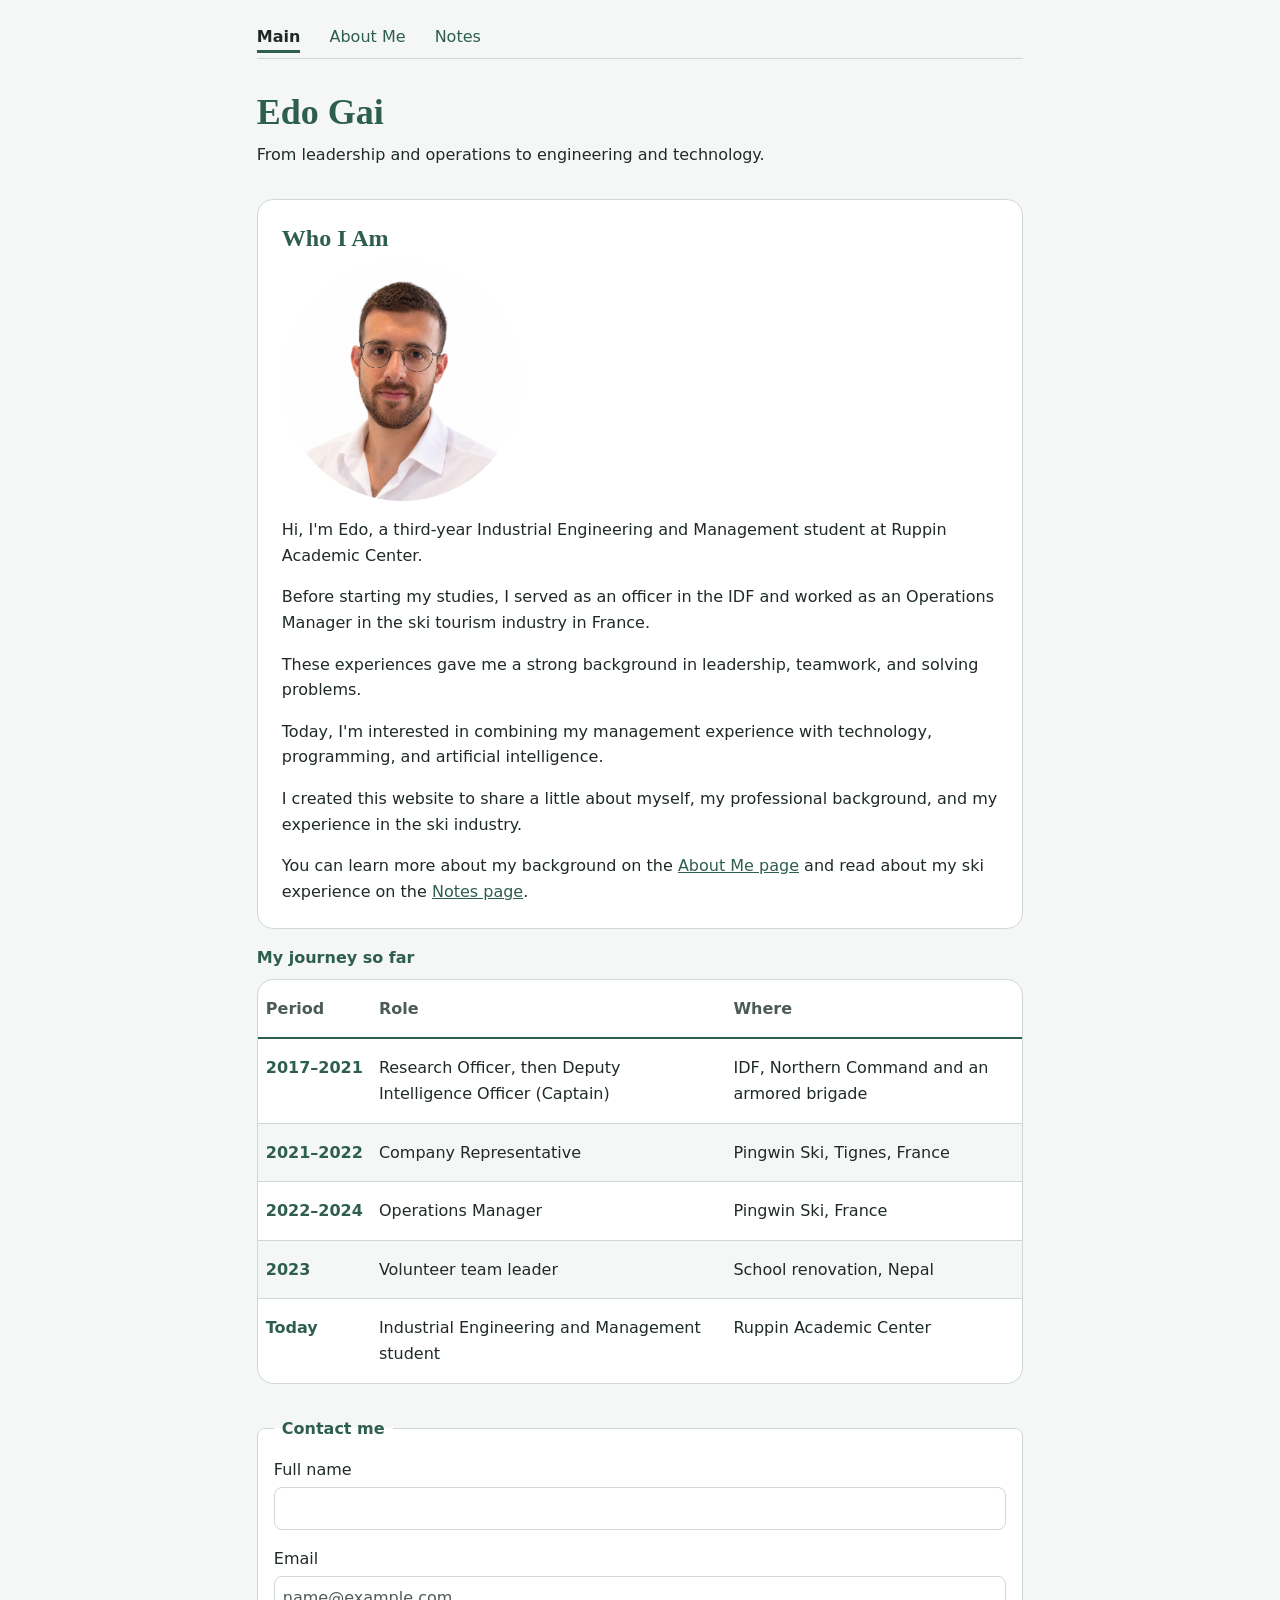
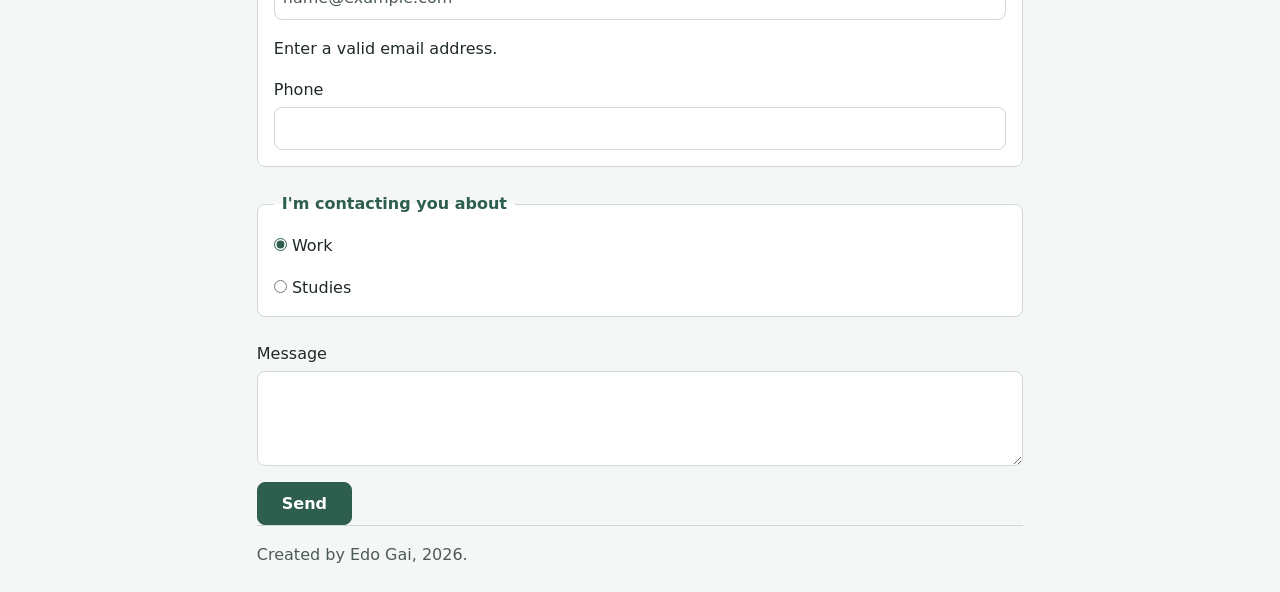
<file: homework/hw-1/index.html>
<!DOCTYPE html>
<html lang="en">
  <head>
    <meta charset="utf-8">
    <meta name="viewport" content="width=device-width, initial-scale=1">
    <title>Edo Gai</title>
    <link rel="stylesheet" href="styles.css">
  </head>

  <body>
    <nav>
      <ul>
        <li><a href="index.html" aria-current="page">Main</a></li>
        <li><a href="about.html">About Me</a></li>
        <li><a href="notes.html">Notes</a></li>
      </ul>
    </nav>

    <header>
      <h1>Edo Gai</h1>
      <p>From leadership and operations to engineering and technology.</p>
    </header>

    <main>
      <section class="card">
        <h2>Who I Am</h2>
        <img class="avatar" src="./images/edo-gai-portrait.jpeg" alt="Portrait of Edo Gai" width="240" height="240">
        <p>Hi, I'm Edo, a third-year Industrial Engineering and Management student at Ruppin Academic Center.</p>
        <p>Before starting my studies, I served as an officer in the IDF and worked as an Operations Manager in the ski tourism industry in France.</p>
        <p>These experiences gave me a strong background in leadership, teamwork, and solving problems.</p>
        <p>Today, I'm interested in combining my management experience with technology, programming, and artificial intelligence.</p>
        <p>I created this website to share a little about myself, my professional background, and my experience in the ski industry.</p>
        <p>You can learn more about my background on the <a href="about.html">About Me page</a> and read about my ski experience on the <a href="notes.html">Notes page</a>.</p>
      </section>

      <table>
        <caption>My journey so far</caption>
        <thead>
          <tr>
            <th scope="col">Period</th>
            <th scope="col">Role</th>
            <th scope="col">Where</th>
          </tr>
        </thead>
        <tbody>
          <tr>
            <th scope="row">2017–2021</th>
            <td>Research Officer, then Deputy Intelligence Officer (Captain)</td>
            <td>IDF, Northern Command and an armored brigade</td>
          </tr>
          <tr>
            <th scope="row">2021–2022</th>
            <td>Company Representative</td>
            <td>Pingwin Ski, Tignes, France</td>
          </tr>
          <tr>
            <th scope="row">2022–2024</th>
            <td>Operations Manager</td>
            <td>Pingwin Ski, France</td>
          </tr>
          <tr>
            <th scope="row">2023</th>
            <td>Volunteer team leader</td>
            <td>School renovation, Nepal</td>
          </tr>
          <tr>
            <th scope="row">Today</th>
            <td>Industrial Engineering and Management student</td>
            <td>Ruppin Academic Center</td>
          </tr>
        </tbody>
      </table>

      <form method="get">
        <fieldset>
          <legend>Contact me</legend>
          <p><label for="full-name">Full name</label> <input type="text" id="full-name" name="full-name" required></p>
          <p>
            <label for="email">Email</label>
            <input type="email" id="email" name="email" placeholder="name@example.com" required aria-describedby="email-hint">
          </p>
          <p id="email-hint">Enter a valid email address.</p>
          <p><label for="phone">Phone</label> <input type="tel" id="phone" name="phone"></p>
        </fieldset>
        <fieldset>
          <legend>I'm contacting you about</legend>
          <p><input type="radio" id="topic-work" name="topic" value="work" checked> <label for="topic-work">Work</label></p>
          <p><input type="radio" id="topic-studies" name="topic" value="studies"> <label for="topic-studies">Studies</label></p>
        </fieldset>
        <p><label for="message">Message</label> <textarea id="message" name="message" rows="3"></textarea></p>
        <button type="submit">Send</button>
      </form>
    </main>

    <footer>
      <p>Created by Edo Gai, 2026.</p>
    </footer>
  </body>
</html>
</file>
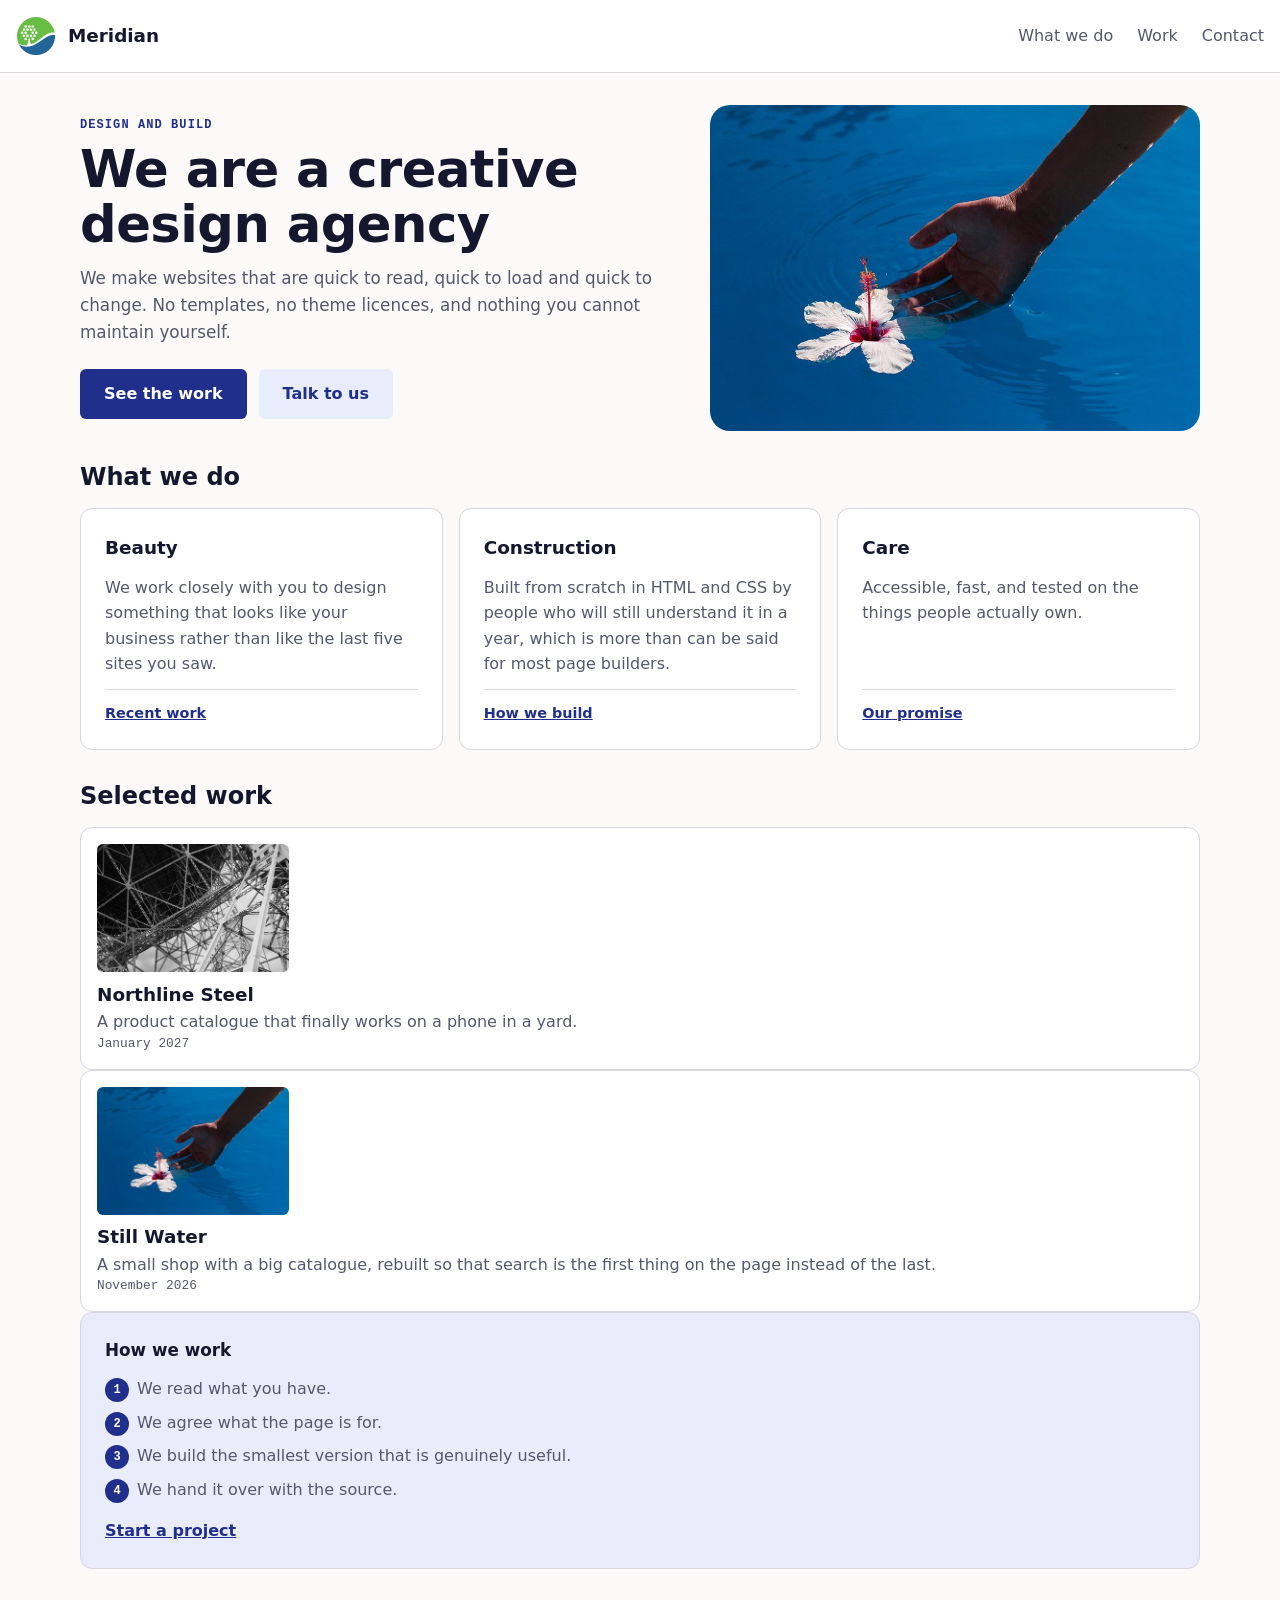
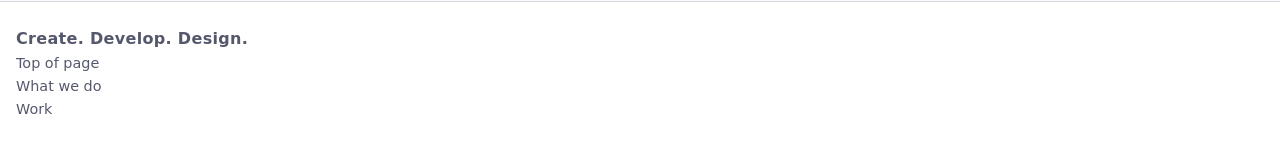
<file: homework/hw-2/index.html>
<!doctype html>
<!--
  Home assignment 2 — rebuild this layout. DO NOT CHANGE THIS FILE, except for the
  one section the stretch tier asks you to add.

  The markup is finished, semantic and validating. Every region already has a
  landmark and a class, because the thing being assessed this time is LAYOUT and a
  grader cannot measure a layout whose selectors move.

  The shape of the page:

    .site          the page shell. Header, hero, features, work + sidebar, footer.
    .hero          two regions that swap between stacked and side by side.
    .features      a card row of unknown length. No media query.
    .work          a list beside a sidebar at wide widths, stacked on a phone.
    .card, .item   components. Their INSIDES are Flexbox, not Grid.

  target.png is what you are rebuilding. Look at it at the three widths in the
  brief before you write a line.

  This is the Agency exercise from the old course, rebuilt. The original used
  `float: left` and `float: right` for its two columns, a floated image for text
  wrap, `min-height: 95vh` for a sticky footer, and a single
  `@media (max-width: 680px)`. Every one of those is something weeks 4 and 5 teach
  against, which is why this is a rebuild rather than a restyle.
-->
<html lang="en">
  <head>
    <meta charset="utf-8" />
    <meta name="viewport" content="width=device-width, initial-scale=1" />
    <title>Meridian &mdash; a creative design agency</title>
    <link rel="stylesheet" href="styles.css" />
  </head>

  <body>
    <a class="skip-link" href="#main">Skip to content</a>

    <div class="site">
      <header class="site-header">
        <a class="brand" href="#main">
          <img src="images/logo.jpg" alt="Meridian" width="160" height="160" />
          <span>Meridian</span>
        </a>
        <nav class="site-nav" aria-label="Main">
          <ul>
            <li><a href="#features">What we do</a></li>
            <li><a href="#work">Work</a></li>
            <li><a href="#contact">Contact</a></li>
          </ul>
        </nav>
      </header>

      <main class="main" id="main" tabindex="-1">
        <section class="hero" aria-labelledby="hero-title">
          <div class="hero-text">
            <p class="kicker">Design and build</p>
            <h1 id="hero-title">We are a creative design agency</h1>
            <p class="lede">
              We make websites that are quick to read, quick to load and quick to change. No
              templates, no theme licences, and nothing you cannot maintain yourself.
            </p>
            <p class="actions">
              <a class="button" href="#work">See the work</a>
              <a class="button button--quiet" href="#contact">Talk to us</a>
            </p>
          </div>
          <figure class="hero-figure">
            <img
              src="images/beautiful-800.jpg"
              srcset="images/beautiful-400.jpg 400w, images/beautiful-800.jpg 800w"
              sizes="(min-width: 60em) 40vw, 100vw"
              alt="A hand holding a flower just above still water"
              width="800"
              height="534"
            />
          </figure>
        </section>

        <section class="features" id="features" aria-labelledby="features-title">
          <h2 id="features-title" class="section-title">What we do</h2>
          <div class="feature-row">
            <article class="card">
              <h3>Beauty</h3>
              <p>
                We work closely with you to design something that looks like your business rather
                than like the last five sites you saw.
              </p>
              <p class="card-foot"><a href="#work">Recent work</a></p>
            </article>
            <article class="card">
              <h3>Construction</h3>
              <p>
                Built from scratch in HTML and CSS by people who will still understand it in a year,
                which is more than can be said for most page builders.
              </p>
              <p class="card-foot"><a href="#work">How we build</a></p>
            </article>
            <article class="card">
              <h3>Care</h3>
              <p>Accessible, fast, and tested on the things people actually own.</p>
              <p class="card-foot"><a href="#contact">Our promise</a></p>
            </article>
          </div>
        </section>

        <section class="work" id="work" aria-labelledby="work-title">
          <h2 id="work-title" class="section-title">Selected work</h2>

          <div class="work-body">
            <ul class="work-list">
              <li class="item">
                <img
                  src="images/construction-800.jpg"
                  srcset="images/construction-400.jpg 400w, images/construction-800.jpg 800w"
                  sizes="(min-width: 60em) 22vw, 100vw"
                  alt="A steel lattice tower seen from below against a pale sky"
                  width="800"
                  height="534"
                />
                <div class="item-body">
                  <h3>Northline Steel</h3>
                  <p>A product catalogue that finally works on a phone in a yard.</p>
                  <p class="item-foot"><time datetime="2027-01">January 2027</time></p>
                </div>
              </li>
              <li class="item">
                <img
                  src="images/beautiful-800.jpg"
                  srcset="images/beautiful-400.jpg 400w, images/beautiful-800.jpg 800w"
                  sizes="(min-width: 60em) 22vw, 100vw"
                  alt="A hand holding a flower just above still water"
                  width="800"
                  height="534"
                />
                <div class="item-body">
                  <h3>Still Water</h3>
                  <p>
                    A small shop with a big catalogue, rebuilt so that search is the first thing on
                    the page instead of the last.
                  </p>
                  <p class="item-foot"><time datetime="2026-11">November 2026</time></p>
                </div>
              </li>
            </ul>

            <aside class="sidebar" aria-labelledby="sidebar-title">
              <h3 id="sidebar-title">How we work</h3>
              <ol>
                <li>We read what you have.</li>
                <li>We agree what the page is for.</li>
                <li>We build the smallest version that is genuinely useful.</li>
                <li>We hand it over with the source.</li>
              </ol>
              <p class="sidebar-foot"><a href="#contact">Start a project</a></p>
            </aside>
          </div>
        </section>

        <!-- STRETCH TIER: your own section goes here. Markup and layout both.
             Keep it semantic, give it a heading, and make it work at all three
             widths like everything above it. -->
      </main>

      <footer class="site-footer" id="contact">
        <p class="footer-line">Create. Develop. Design.</p>
        <ul class="footer-links">
          <li><a href="#main">Top of page</a></li>
          <li><a href="#features">What we do</a></li>
          <li><a href="#work">Work</a></li>
        </ul>
      </footer>
    </div>
  </body>
</html>
</file>
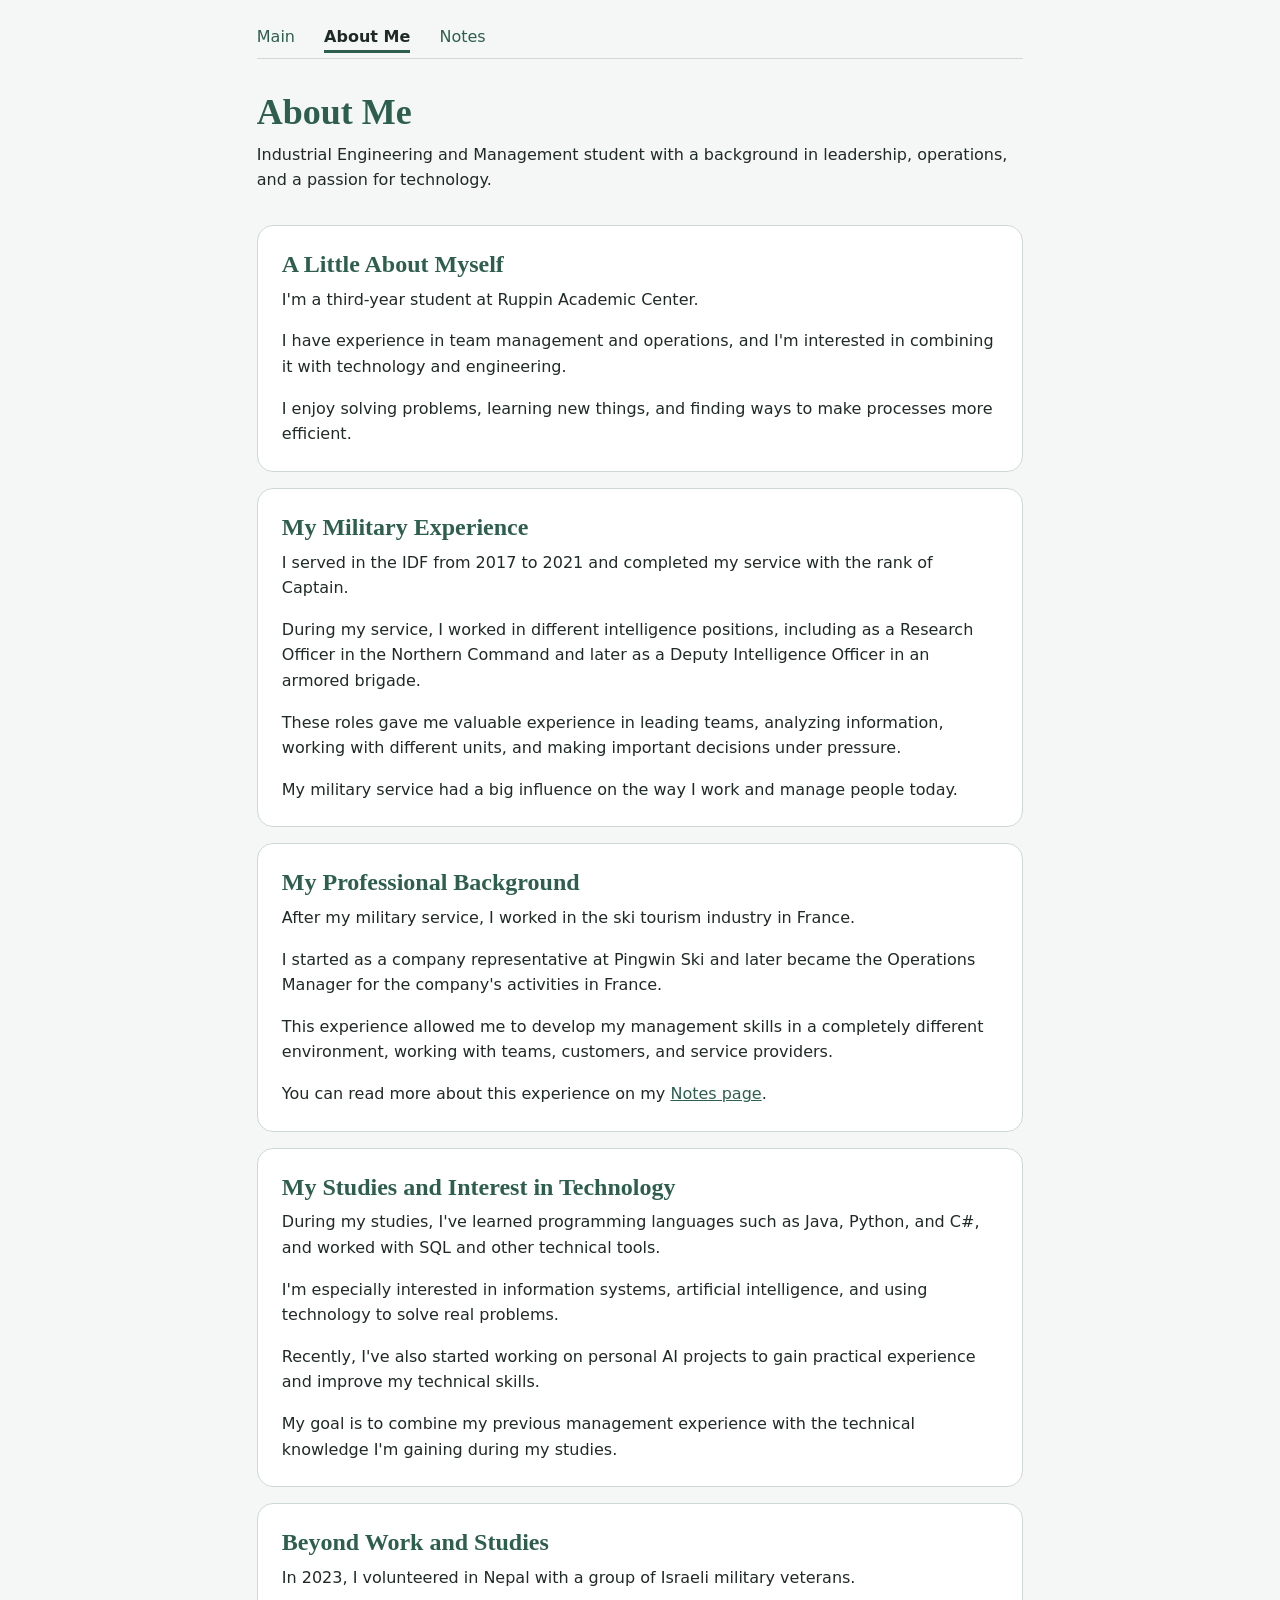
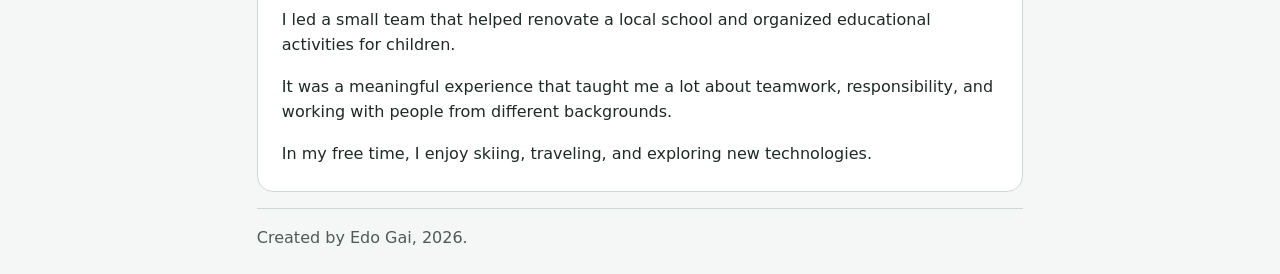
<file: homework/hw-1/about.html>
<!DOCTYPE html>
<html lang="en">
  <head>
    <meta charset="UTF-8">
    <meta name="viewport" content="width=device-width, initial-scale=1.0">
    <title>About Me</title>
    <link rel="stylesheet" href="styles.css">
  </head>

  <body>
    <nav>
      <ul>
        <li><a href="index.html">Main</a></li>
        <li><a href="about.html" aria-current="page">About Me</a></li>
        <li><a href="notes.html">Notes</a></li>
      </ul>
    </nav>

    <header>
      <h1>About Me</h1>
      <p>Industrial Engineering and Management student with a background in leadership, operations, and a passion for technology.</p>
    </header>

    <main>
      <section class="card">
        <h2>A Little About Myself</h2>
        <p>I'm a third-year student at Ruppin Academic Center.</p>
        <p>I have experience in team management and operations, and I'm interested in combining it with technology and engineering.</p>
        <p>I enjoy solving problems, learning new things, and finding ways to make processes more efficient.</p>
      </section>

      <section class="card">
        <h2>My Military Experience</h2>
        <p>I served in the IDF from 2017 to 2021 and completed my service with the rank of Captain.</p>
        <p>During my service, I worked in different intelligence positions, including as a Research Officer in the Northern Command and later as a Deputy Intelligence Officer in an armored brigade.</p>
        <p>These roles gave me valuable experience in leading teams, analyzing information, working with different units, and making important decisions under pressure.</p>
        <p>My military service had a big influence on the way I work and manage people today.</p>
      </section>

      <section class="card">
        <h2>My Professional Background</h2>
        <p>After my military service, I worked in the ski tourism industry in France.</p>
        <p>I started as a company representative at Pingwin Ski and later became the Operations Manager for the company's activities in France.</p>
        <p>This experience allowed me to develop my management skills in a completely different environment, working with teams, customers, and service providers.</p>
        <p>You can read more about this experience on my <a href="notes.html">Notes page</a>.</p>
      </section>

      <section class="card">
        <h2>My Studies and Interest in Technology</h2>
        <p>During my studies, I've learned programming languages such as Java, Python, and C#, and worked with SQL and other technical tools.</p>
        <p>I'm especially interested in information systems, artificial intelligence, and using technology to solve real problems.</p>
        <p>Recently, I've also started working on personal AI projects to gain practical experience and improve my technical skills.</p>
        <p>My goal is to combine my previous management experience with the technical knowledge I'm gaining during my studies.</p>
      </section>

      <section class="card">
        <h2>Beyond Work and Studies</h2>
        <p>In 2023, I volunteered in Nepal with a group of Israeli military veterans.</p>
        <p>I led a small team that helped renovate a local school and organized educational activities for children.</p>
        <p>It was a meaningful experience that taught me a lot about teamwork, responsibility, and working with people from different backgrounds.</p>
        <p>In my free time, I enjoy skiing, traveling, and exploring new technologies.</p>
      </section>
    </main>

    <footer>
      <p>Created by Edo Gai, 2026.</p>
    </footer>
  </body>
</html>
</file>
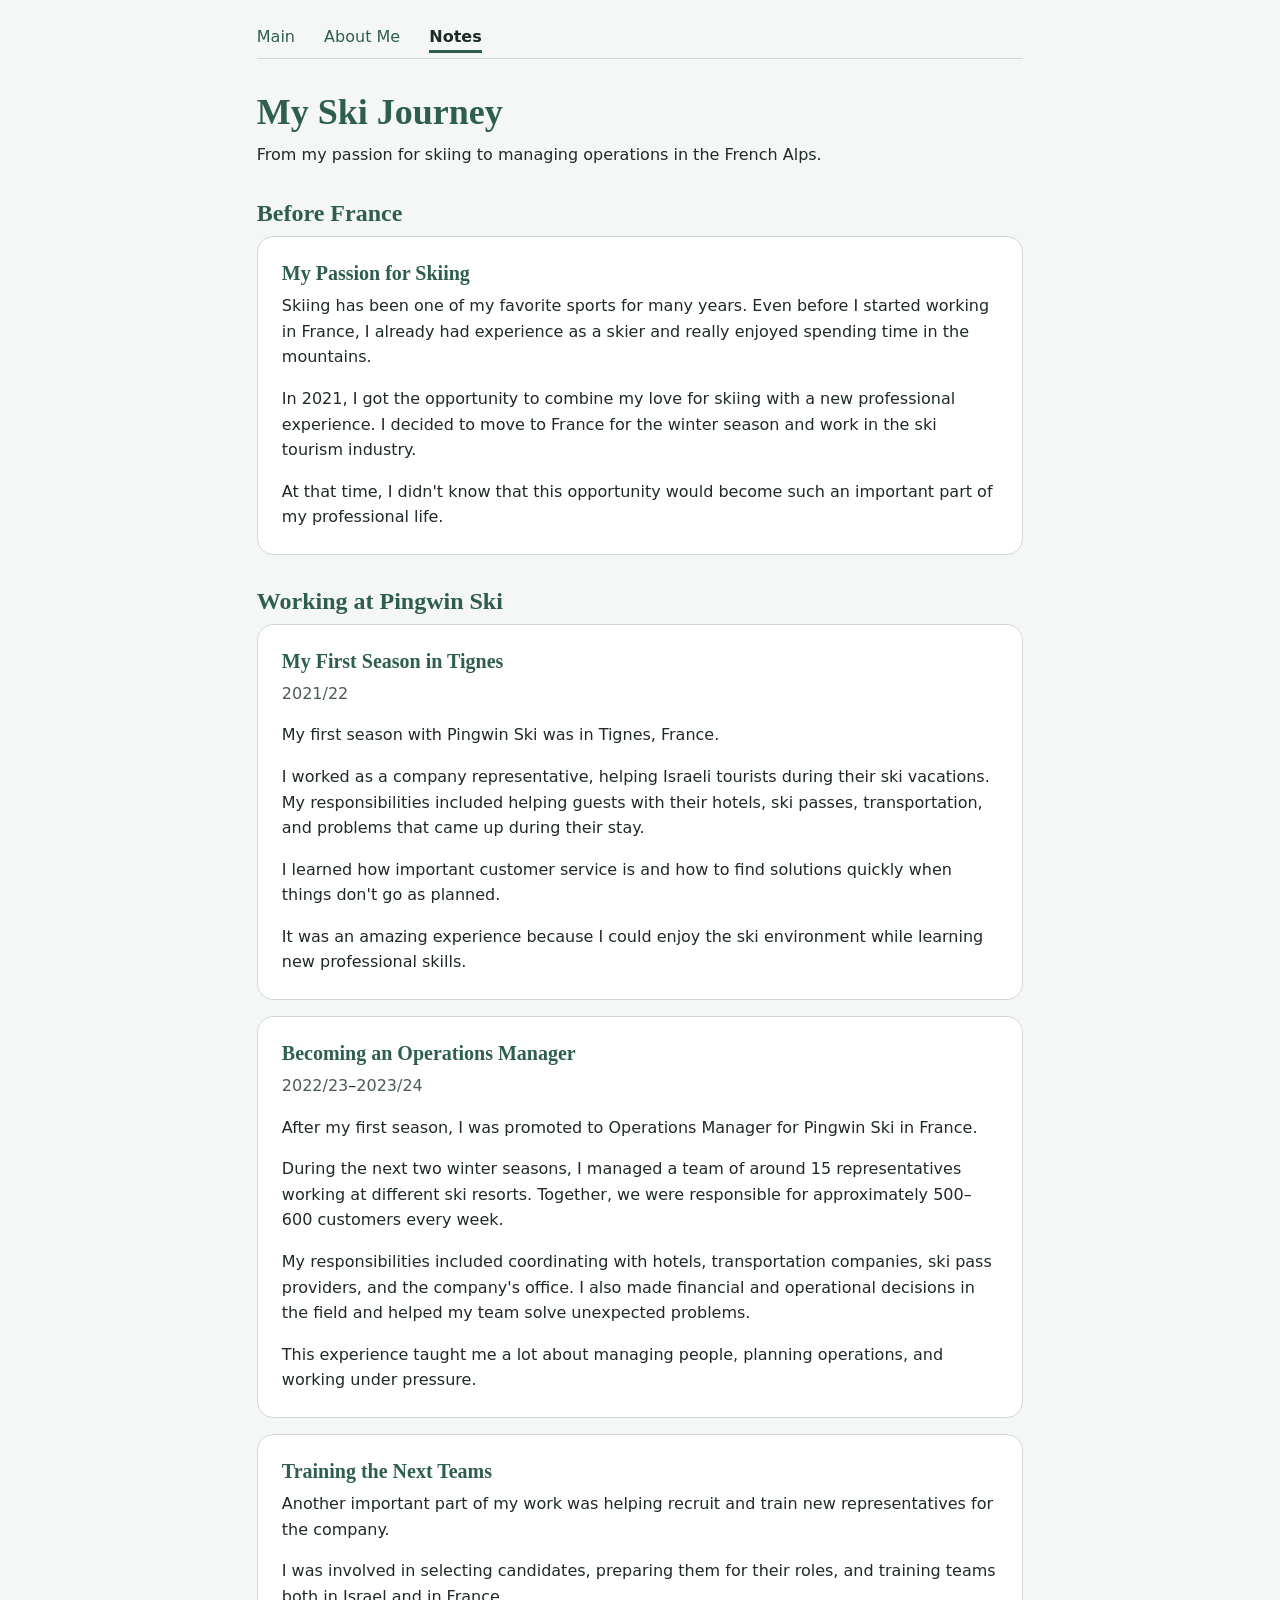
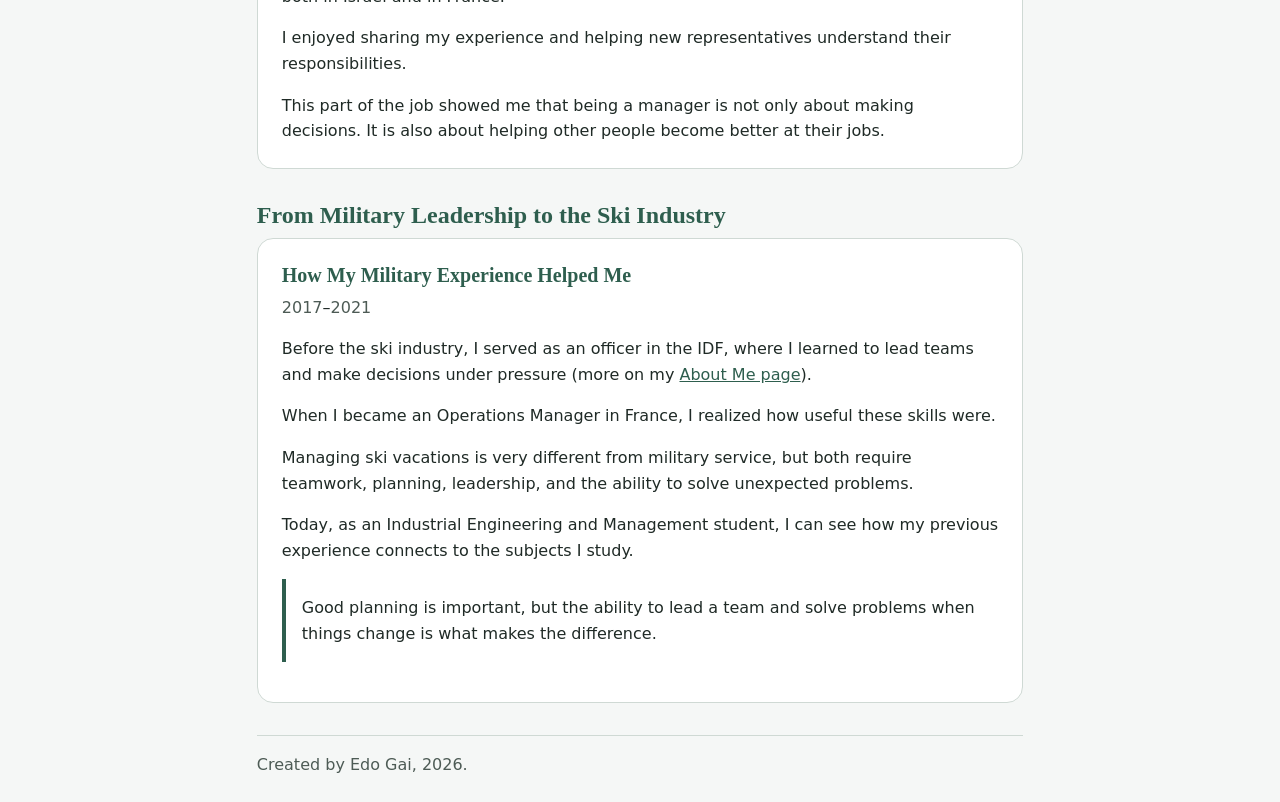
<file: homework/hw-1/notes.html>
<!DOCTYPE html>
<html lang="en">
  <head>
    <meta charset="UTF-8">
    <meta name="viewport" content="width=device-width, initial-scale=1.0">
    <title>My Ski Journey</title>
    <link rel="stylesheet" href="styles.css">
  </head>

  <body>
    <nav>
      <ul>
        <li><a href="index.html">Main</a></li>
        <li><a href="about.html">About Me</a></li>
        <li><a href="notes.html" aria-current="page">Notes</a></li>
      </ul>
    </nav>

    <header>
      <h1>My Ski Journey</h1>
      <p>From my passion for skiing to managing operations in the French Alps.</p>
    </header>

    <main>
      <section>
        <h2>Before France</h2>
        <article>
          <h3>My Passion for Skiing</h3>
          <p>Skiing has been one of my favorite sports for many years. Even before I started working in France, I already had experience as a skier and really enjoyed spending time in the mountains.</p>
          <p>In 2021, I got the opportunity to combine my love for skiing with a new professional experience. I decided to move to France for the winter season and work in the ski tourism industry.</p>
          <p>At that time, I didn't know that this opportunity would become such an important part of my professional life.</p>
        </article>
      </section>

      <section>
        <h2>Working at Pingwin Ski</h2>
        <article>
          <h3>My First Season in Tignes</h3>
          <p><time datetime="2021">2021/22</time></p>
          <p>My first season with Pingwin Ski was in Tignes, France.</p>
          <p>I worked as a company representative, helping Israeli tourists during their ski vacations. My responsibilities included helping guests with their hotels, ski passes, transportation, and problems that came up during their stay.</p>
          <p>I learned how important customer service is and how to find solutions quickly when things don't go as planned.</p>
          <p>It was an amazing experience because I could enjoy the ski environment while learning new professional skills.</p>
        </article>
        <article>
          <h3>Becoming an Operations Manager</h3>
          <p><time datetime="2022">2022/23</time>–<time datetime="2023">2023/24</time></p>
          <p>After my first season, I was promoted to Operations Manager for Pingwin Ski in France.</p>
          <p>During the next two winter seasons, I managed a team of around 15 representatives working at different ski resorts. Together, we were responsible for approximately 500–600 customers every week.</p>
          <p>My responsibilities included coordinating with hotels, transportation companies, ski pass providers, and the company's office. I also made financial and operational decisions in the field and helped my team solve unexpected problems.</p>
          <p>This experience taught me a lot about managing people, planning operations, and working under pressure.</p>
        </article>
        <article>
          <h3>Training the Next Teams</h3>
          <p>Another important part of my work was helping recruit and train new representatives for the company.</p>
          <p>I was involved in selecting candidates, preparing them for their roles, and training teams both in Israel and in France.</p>
          <p>I enjoyed sharing my experience and helping new representatives understand their responsibilities.</p>
          <p>This part of the job showed me that being a manager is not only about making decisions. It is also about helping other people become better at their jobs.</p>
        </article>
      </section>

      <section>
        <h2>From Military Leadership to the Ski Industry</h2>
        <article>
          <h3>How My Military Experience Helped Me</h3>
          <p><time datetime="2017">2017</time>–<time datetime="2021">2021</time></p>
          <p>Before the ski industry, I served as an officer in the IDF, where I learned to lead teams and make decisions under pressure (more on my <a href="about.html">About Me page</a>).</p>
          <p>When I became an Operations Manager in France, I realized how useful these skills were.</p>
          <p>Managing ski vacations is very different from military service, but both require teamwork, planning, leadership, and the ability to solve unexpected problems.</p>
          <p>Today, as an Industrial Engineering and Management student, I can see how my previous experience connects to the subjects I study.</p>
          <blockquote>
            <p>Good planning is important, but the ability to lead a team and solve problems when things change is what makes the difference.</p>
          </blockquote>
        </article>
      </section>
    </main>

    <footer>
      <p>Created by Edo Gai, 2026.</p>
    </footer>
  </body>
</html>
</file>
<file: homework/hw-1/styles.css>
/* Tokens */

:root {
  --color-background: #f5f7f6;
  --color-surface: #ffffff;
  --color-text: #1f2a26;
  --color-text-muted: #4d5b55;
  --color-accent: #2e5e4e;
  --color-border: #cfd9d4;

  --space-xs: 0.25rem;
  --space-sm: 0.5rem;
  --space-md: 1rem;
  --space-lg: 1.5rem;
  --space-xl: 2rem;

  --radius-sm: 0.5rem;
  --radius-lg: 1rem;

  --font-family-base: system-ui, sans-serif;
  --font-family-heading: Georgia, "Times New Roman", serif;
  --font-base: 1rem;
  --font-subheading: 1.25rem;
  --font-heading: 1.5rem;
  --font-title: 2.25rem;
}

@media (prefers-color-scheme: dark) {
  :root {
    --color-background: #101a17;
    --color-surface: #18261f;
    --color-text: #eef3f0;
    --color-text-muted: #a3b3ab;
    --color-accent: #8fc9b0;
    --color-border: #34473f;
  }
}

/* Reset */

*, *::before, *::after { box-sizing: border-box; }
* { margin: 0; }
img { display: block; max-width: 100%; height: auto; }

/* Base */

body {
  max-width: 80ch;
  margin: 0 auto;
  padding: var(--space-lg);
  font-family: var(--font-family-base);
  font-size: var(--font-base);
  line-height: 1.6;
  color: var(--color-text);
  background-color: var(--color-background);
}

/* Typography */

h1, h2, h3 {
  font-family: var(--font-family-heading);
  color: var(--color-accent);
  line-height: 1.2;
  margin-bottom: var(--space-sm);
}

h1 { font-size: var(--font-title); }
h2 { font-size: var(--font-heading); }
h3 { font-size: var(--font-subheading); }

p {
  margin-bottom: var(--space-md);
}

p:last-child {
  margin-bottom: 0;
}

/* Layout */

header, nav, section {
  margin-bottom: var(--space-xl);
}

nav {
  padding-bottom: var(--space-sm);
  border-bottom: 1px solid var(--color-border);
}

footer {
  padding-top: var(--space-md);
  border-top: 1px solid var(--color-border);
  color: var(--color-text-muted);
}

/* Links */

a {
  color: var(--color-accent);
}

a:hover {
  text-decoration-thickness: 3px;
}

/* Focus */

:focus-visible {
  outline: 2px solid var(--color-accent);
  outline-offset: 3px;
}

/* Navigation */

nav ul {
  list-style: none;
  padding-inline-start: 0;
}

nav li {
  display: inline-block;
  margin-inline-end: var(--space-lg);
}

nav a {
  text-decoration: none;
}

nav a:hover {
  text-decoration: underline;
}

nav a[aria-current="page"] {
  color: var(--color-text);
  font-weight: 700;
  text-decoration: none;
  border-bottom: 3px solid var(--color-accent);
  padding-bottom: var(--space-xs);
}

/* Content */

article, .card {
  background-color: var(--color-surface);
  border: 1px solid var(--color-border);
  border-radius: var(--radius-lg);
  padding: var(--space-lg);
  margin-bottom: var(--space-md);
}

blockquote {
  border-inline-start: 4px solid var(--color-accent);
  padding: var(--space-md);
  margin-block: var(--space-md);
}

time {
  color: var(--color-text-muted);
}

.avatar {
  border-radius: 50%;
  margin-bottom: var(--space-md);
}

/* Table */

table {
  width: 100%;
  border-collapse: separate;
  border-spacing: 0;
  background-color: var(--color-surface);
  border: 1px solid var(--color-border);
  border-radius: var(--radius-lg);
}

caption {
  text-align: start;
  font-weight: 700;
  color: var(--color-accent);
  padding-bottom: var(--space-sm);
}

th, td {
  padding: var(--space-md) var(--space-sm);
  vertical-align: top;
  text-align: start;
  border-bottom: 1px solid var(--color-border);
  overflow-wrap: anywhere;
}

tbody th {
  color: var(--color-accent);
  white-space: nowrap;
}

thead th {
  color: var(--color-text-muted);
  border-bottom: 2px solid var(--color-accent);
}

tbody tr:nth-child(even) {
  background-color: var(--color-background);
}

tbody tr:last-child th,
tbody tr:last-child td {
  border-bottom: 0;
}

/* Form */

form {
  margin-top: var(--space-xl);
}

fieldset {
  background-color: var(--color-surface);
  border: 1px solid var(--color-border);
  border-radius: var(--radius-sm);
  padding: var(--space-md);
  margin-bottom: var(--space-lg);
}

legend {
  color: var(--color-accent);
  font-weight: 700;
  padding-inline: var(--space-sm);
}

input[type="text"],
input[type="email"],
input[type="tel"],
textarea {
  display: block;
  width: 100%;
  font: inherit;
  color: var(--color-text);
  background-color: var(--color-surface);
  border: 1px solid var(--color-border);
  border-radius: var(--radius-sm);
  padding: var(--space-sm);
  margin-top: var(--space-xs);
}

textarea {
  resize: vertical;
}

input[type="radio"] {
  accent-color: var(--color-accent);
}

input::placeholder,
textarea::placeholder {
  color: var(--color-text-muted);
  opacity: 1;
}

button {
  font: inherit;
  font-weight: 700;
  background-color: var(--color-accent);
  color: var(--color-surface);
  border: 1px solid var(--color-accent);
  border-radius: var(--radius-sm);
  padding: var(--space-sm) var(--space-lg);
  cursor: pointer;
}

button:hover {
  background-color: var(--color-surface);
  color: var(--color-accent);
}

/* Motion */

@media (prefers-reduced-motion: no-preference) {
  button {
    transition:
      background-color 0.15s ease,
      color 0.15s ease;
  }
}
</file>
<file: homework/hw-2/styles.css>
/* ═══════════════════════════════════════════════════════════════════════════════
   HOME ASSIGNMENT 2 — REBUILD THE LAYOUT.

   You are given a finished page and a screenshot of what it should look like. The
   markup is done. The layout is not. Every place you write something has a marker
   comment (the capital-letter ones below). When no untagged marker is left, you have
   finished the core tier. A marker tagged {stretch} on its own line belongs to an
   optional part: it may stay if you skip that part.

   ── WHAT YOU ARE REBUILDING
   images/target-375.png, target-768.png, target-1280.png. Look at all three, in
   that order, before you write a line. It is the SAME page each time — nothing
   appears and nothing disappears, only the arrangement changes.

   ── THE ORDER BELOW. WORK DOWN IT.

     1  reset and tokens ......................... done for you
     2  the page shell ........................... {core}   <- you start here
     3  the header ............................... {core}
     4  the hero ................................. {core}
     5  the feature row .......................... {core}
     6  the work list and its sidebar ............ {core}
     7  the footer ............................... {core}
     8  a section of your own .................... {stretch}
     9  polish ................................... {stretch}

   ── WHAT IS FORBIDDEN, AND WHY

     no  @media (max-width: …)   Mobile-first only. Every width query here is
                                 min-width. The original version of this exercise
                                 used one max-width query and had to undo itself;
                                 you are rebuilding it precisely so you do not.
     no  float for layout        The original used `float: left` and
                                 `float: right` for its two columns. That is what
                                 Grid replaced, and it is why this is a rebuild
                                 rather than a restyle.
     no  fixed height on a       The original used `min-height: 95vh` to push the
         layout region           footer down. There is an exact way to do that now
                                 and it is in section 2.
     no  Tailwind                Week 6.
     no  JavaScript              Nothing here needs it.
     no  !important              If you need it, a selector above is wrong.

   ── HOW IT IS MARKED
   The grader measures the RENDERED PAGE at 375, 768 and 1280 — where the boxes
   actually are. It does not read this file for property names, so there is no
   phrase to guess and no way to score by writing a declaration that does nothing.

   Full points breakdown in brief-he.md. Progressive hints in hints-he.md — open
   the next tier only after five real minutes.
   ═══════════════════════════════════════════════════════════════════════════════ */

/* ────────────────────────────────────────────────────────────────────────────
   1 — RESET AND TOKENS                                               done for you

   Change `--hue-brand` and the page changes colour. The hue you pick is not
   graded here — it was graded in week 3 — but a page you like looking at is a
   page you finish. Contrast IS checked (axe, the "clean and accessible" row):
   after changing the hue, the .kicker and the buttons must still reach 4.5 in
   Chrome's colour picker (week 3, cycle 3). Yellow, green and cyan hues (about
   45 to 185) will not as they are — lower the lightness of `--color-accent`
   (its third number, 34%) until they do; somewhere between 28% and 32%.
   ──────────────────────────────────────────────────────────────────────────── */

*,
*::before,
*::after {
  box-sizing: border-box;
}

:root {
  --hue-brand: 232;

  --color-bg: hsl(40 30% 98%);
  --color-surface: hsl(0 0% 100%);
  --color-border: hsl(var(--hue-brand) 16% 86%);
  --color-text: hsl(var(--hue-brand) 40% 13%);
  --color-text-muted: hsl(var(--hue-brand) 12% 38%);
  --color-accent: hsl(var(--hue-brand) 62% 34%);
  --color-accent-ink: hsl(0 0% 100%);
  --color-accent-soft: hsl(var(--hue-brand) 70% 95%);

  --space-1: 0.25rem;
  --space-2: 0.5rem;
  --space-3: 0.75rem;
  --space-4: 1rem;
  --space-5: 1.5rem;
  --space-6: 2rem;
  --space-8: 3rem;

  --radius-sm: 6px;
  --radius-md: 12px;
  --radius-lg: 20px;

  --font-sans: system-ui, -apple-system, 'Segoe UI', sans-serif;
  --font-mono: ui-monospace, 'SF Mono', Menlo, Consolas, monospace;

  --measure: 60ch;
  --duration: 200ms;
  --ease: cubic-bezier(0.2, 0, 0.2, 1);
}

@media (prefers-reduced-motion: reduce) {
  :root {
    --duration: 0ms;
  }
}

body {
  margin: 0;
  font-family: var(--font-sans);
  line-height: 1.6;
  color: var(--color-text);
  background: var(--color-bg);
}

img {
  max-width: 100%;
  height: auto;
}

.skip-link {
  position: absolute;
  inset-block-start: var(--space-2);
  inset-inline-start: var(--space-2);
  z-index: 2;
  padding: var(--space-2) var(--space-4);
  border-radius: var(--radius-sm);
  background: var(--color-accent);
  color: var(--color-accent-ink);
  font-weight: 700;
  text-decoration: none;
  transform: translateY(-200%);
}

.skip-link:focus {
  transform: none;
}

:focus-visible {
  outline: 3px solid var(--color-accent);
  outline-offset: 2px;
}

.kicker {
  margin: 0 0 var(--space-2);
  font: 700 0.75rem/1.4 var(--font-mono);
  letter-spacing: 0.09em;
  text-transform: uppercase;
  color: var(--color-accent);
}

.section-title {
  margin: 0 0 var(--space-4);
  font-size: 1.5rem;
  line-height: 1.2;
}

/* ══════════════════════════════════════════════════════════════════════════════
   FROM HERE DOWN IS YOURS.
   ══════════════════════════════════════════════════════════════════════════════ */

/* ══════════════════════════════════════════════════════════════════════════════
   2 — THE PAGE SHELL                                                      {core}

   Three rows: header, main, footer.

   The footer has to sit at the BOTTOM of the window on a short page, and after
   the content on a long one. The original solved this with
   `min-height: 95vh` plus `flex: 1`, which is a guess at ninety-five per cent of
   something and is wrong on every screen by a slightly different amount.

   There is an exact way: make the page a grid three rows tall, give the middle
   row `1fr`, and give the whole thing a minimum height of one screen.

   Use `dvh` rather than `vh` for that minimum. On a phone the browser's address
   bar slides away as you scroll, and `vh` is measured against the LARGEST
   viewport — so a `100vh` page is always slightly too tall and the bar covers the
   bottom of it. `dvh` is the one that moves.

   2.1  the shell: the three rows, and the minimum height.
   2.2  the main column: centre it, cap its width, and put space between the
        sections inside it. It is a grid too, with one column.
   ══════════════════════════════════════════════════════════════════════════════ */

.site {
  display: grid;
  min-height: 100dvh;
  grid-template-rows: auto 1fr auto;
}

.site-header,
.main,
.site-footer {
  padding-inline: var(--space-4);
}

.main {
  width: 100%;
  max-width: 72rem;
  margin-inline: auto;
  padding-block: var(--space-6);
  display: grid;
  grid-template-columns: minmax(0,1fr);
  gap: var(--space-6);

}

/* ══════════════════════════════════════════════════════════════════════════════
   3 — THE HEADER                                                          {core}

   A brand on one side and a nav on the other. One axis, so this is Flexbox and
   not Grid — and it should WRAP on a narrow screen rather than needing a
   breakpoint of its own.

   3.1  the header bar.
   3.2  the brand: the mark and the word, side by side and vertically centred.
   3.3  the nav list: a wrapping row, and no bullets.
   ══════════════════════════════════════════════════════════════════════════════ */

.site-header {
  padding-block: var(--space-4);
  border-block-end: 1px solid var(--color-border);
  background: var(--color-surface);
  display: flex;
  justify-content: space-between;
  align-items: center;
  flex-wrap: wrap;
  gap: var(--space-3);

  
}

.brand {
  font-weight: 700;
  font-size: 1.15rem;
  color: inherit;
  text-decoration: none;
  display: flex;
  align-items: center;
  gap: var(--space-3);
}

.brand img {
  width: 40px;
  height: 40px;
  border-radius: var(--radius-sm);
}

.site-nav ul,
.footer-links,
.sidebar ol,
.work-list {
  margin: 0;
  padding: 0;
  list-style: none;
}

.site-nav ul {
display: flex;
flex-wrap: wrap;
gap: var(--space-5);

}

.site-nav a,
.footer-links a {
  color: var(--color-text-muted);
  text-decoration: none;
}

.site-nav a:hover,
.footer-links a:hover {
  color: var(--color-accent);
  text-decoration: underline;
}

/* ══════════════════════════════════════════════════════════════════════════════
   4 — THE HERO                                                            {core}

   Stacked on a phone. Side by side once there is room for both.

   4.1  the hero: one grid. Stacked in the base, two columns above your first
        breakpoint. Use `minmax(0, …)` for the columns rather than a bare `1fr` —
        a bare `1fr` refuses to shrink below its content, and there is a long
        headline in the left one.
   4.2  the headline: make it FLUID rather than stepped. Somewhere between about
        1.9rem and 3.2rem. **Keep a `rem` term in the middle argument** — a
        preferred value made only of `vw` ignores the reader's own font-size
        setting completely, and that is an accessibility failure rather than a
        matter of taste.
   4.3  the buttons: a wrapping row.
   4.4  the picture: it must be the same shape at every width and must not
        distort. The ratio is yours to choose; what is checked is that you
        declared one, and that the box is the same shape at 375 and at 1280. Two properties, two different jobs — one sizes the box and
        reserves it before the file arrives, the other decides what happens to a
        picture of the wrong shape inside it.
   ══════════════════════════════════════════════════════════════════════════════ */

.hero {
  display: grid;
  gap: var(--space-6);
  align-items: center;
}

@media (min-width: 48em){
  .hero{
    grid-template-columns:minmax(0, 1.1fr) minmax(0,0.9fr);
  }
}

h1 {
  margin: 0 0 var(--space-3);
  line-height: 1.08;
  letter-spacing: -0.01em;
  font-size: clamp(1.9rem, 1rem + 3vw, 3.2rem);
}

.lede {
  margin: 0 0 var(--space-5);
  max-width: var(--measure);
  font-size: 1.05rem;
  color: var(--color-text-muted);
}

.actions {
  margin: 0;
  display: flex;
  flex-wrap: wrap;
  gap: var(--space-3);
}

.button {
  display: inline-block;
  padding: var(--space-3) var(--space-5);
  border-radius: var(--radius-sm);
  background: var(--color-accent);
  color: var(--color-accent-ink);
  font-weight: 600;
  text-decoration: none;
}

.button--quiet {
  background: var(--color-accent-soft);
  color: var(--color-accent);
}

.hero-figure {
  margin: 0;
}

.hero-figure img {
  display: block;
  width: 100%;
  border-radius: var(--radius-lg);

  aspect-ratio: 3/2;
  object-fit: cover;
}

/* ══════════════════════════════════════════════════════════════════════════════
   5 — THE FEATURE ROW                                                     {core}

   Three cards today. It must survive four, or two, WITHOUT A MEDIA QUERY.

   5.1  the row. A keyword that means "as many as fit" — there are two of them and
        they are not the same, so pick the one that makes a short row fill the
        width rather than leaving empty tracks standing. And a floor: below about
        15rem these cards stop being readable.
   5.2  the card. A COMPONENT, so one axis and Flexbox. The link at the bottom has
        to sit on the same line in every card even though the paragraphs above it
        are different lengths — something in the middle takes the slack.
   ══════════════════════════════════════════════════════════════════════════════ */

.feature-row {
  gap: var(--space-4);
  display: grid;
  grid-template-columns: repeat(auto-fit,minmax(15rem, 1fr));
}

.card {
  padding: var(--space-5);
  border: 1px solid var(--color-border);
  border-radius: var(--radius-md);
  background: var(--color-surface);
  min-width: 0;
  display: flex;
  flex-direction: column;
  gap: var(--space-3);

}

.card h3 {
  margin: 0;
  font-size: 1.15rem;
}

.card p {
  margin: 0;
  color: var(--color-text-muted);
}

.card p:not(.card-foot) {
  flex: 1;
} 

.card-foot {
  padding-block-start: var(--space-3);
  border-block-start: 1px solid var(--color-border);
  font-size: 0.9rem;
}

.card-foot a,
.sidebar-foot a {
  color: var(--color-accent);
  font-weight: 600;
}

/* ══════════════════════════════════════════════════════════════════════════════
   6 — THE WORK LIST AND ITS SIDEBAR                                       {core}

   Stacked on a phone; the list beside the sidebar at your wide breakpoint.

   6.1  the two-column body. Again `minmax(0, …)` on the list column, and think
        about why before you write it: a bare `1fr` is really `minmax(auto, 1fr)`,
        and that `auto` minimum is the width of the content — so one wide image or
        one long unbroken word gives the whole page a horizontal scrollbar.
   6.2  the list itself: a stack with a gap.
   6.3  the item: a picture beside some text. One axis, wrapping, so Flexbox. The
        picture should keep its shape; the text block takes what is left and must
        be allowed to shrink.
   6.4  the date sits at the bottom of the text block. There is a way to do that
        with a margin rather than another wrapper.
   ══════════════════════════════════════════════════════════════════════════════ */

.work-body {
  /* CODE HERE — 6.1a: the base. */
}

/* CODE HERE — 6.1b: the wide breakpoint. */

.work-list {
  /* CODE HERE — 6.2 */
}

.item {
  padding: var(--space-4);
  border: 1px solid var(--color-border);
  border-radius: var(--radius-md);
  background: var(--color-surface);

  /* CODE HERE — 6.3a */
}

.item img {
  width: 12rem;
  max-width: 100%;
  border-radius: var(--radius-sm);

  /* CODE HERE — 6.3b: keep its shape, do not let it stretch or squash. */
}

.item-body {
  /* CODE HERE — 6.3c */
}

.item-body h3 {
  margin: 0;
  font-size: 1.15rem;
}

.item-body p {
  margin: 0;
  color: var(--color-text-muted);
}

.item-foot {
  font: 0.8rem/1.4 var(--font-mono);

  /* CODE HERE — 6.4 */
}

.sidebar {
  padding: var(--space-5);
  border: 1px solid var(--color-border);
  border-radius: var(--radius-md);
  background: var(--color-accent-soft);
}

.sidebar h3 {
  margin: 0 0 var(--space-3);
  font-size: 1.05rem;
}

.sidebar ol {
  display: grid;
  gap: var(--space-2);
  counter-reset: step;
}

.sidebar li {
  padding-inline-start: var(--space-6);
  position: relative;
  color: var(--color-text-muted);
}

.sidebar li::before {
  counter-increment: step;
  content: counter(step);
  position: absolute;
  inset-inline-start: 0;
  inset-block-start: 0.15em;
  display: grid;
  place-content: center;
  width: 1.5rem;
  height: 1.5rem;
  border-radius: 50%;
  background: var(--color-accent);
  color: var(--color-accent-ink);
  font: 700 0.75rem/1 var(--font-mono);
}

.sidebar-foot {
  margin: var(--space-4) 0 0;
}

/* ══════════════════════════════════════════════════════════════════════════════
   7 — THE FOOTER                                                          {core}

   A line on one side, links on the other, wrapping on a narrow screen.
   ══════════════════════════════════════════════════════════════════════════════ */

.site-footer {
  padding-block: var(--space-5);
  border-block-start: 1px solid var(--color-border);
  background: var(--color-surface);
  color: var(--color-text-muted);

  /* CODE HERE — 7.1 */
}

.footer-line {
  margin: 0;
  font-weight: 600;
  letter-spacing: 0.02em;
}

.footer-links {
  font-size: 0.9rem;

  /* CODE HERE — 7.2 */
}

/* ══════════════════════════════════════════════════════════════════════════════
   8 — A SECTION OF YOUR OWN                                            {stretch}

   Add one more section to the page — markup AND layout. There is a marked place
   for it in index.html, and this is the only part of that file you may touch.

   It has to be genuinely yours. Suggestions, not requirements: a team row, a
   pricing table, a testimonial strip, a contact form (labels, please — week 2).

   Requirements:
     · semantic, with a heading, and it validates
     · it works at all three widths like everything above it
     · it uses Grid or Flexbox on purpose, and you can say which and why

   This one is checked automatically: it exists, it has a heading, the HTML still
   validates, and nothing scrolls sideways. Its quality is marked by hand, as part
   of design-quality.
   ══════════════════════════════════════════════════════════════════════════════ */

/* CODE HERE — 8 {stretch} */

/* ══════════════════════════════════════════════════════════════════════════════
   9 — POLISH                                                           {stretch}

   Give the buttons and the cards something on hover.

   THE CONSTRAINT IS THE LESSON. Prefer `transform` and `opacity` — the compositor
   moves a layer, no layout. `box-shadow` and colour are allowed: no layout, but a
   repaint every frame, so keep them to a short hover. You may NOT transition width,
   height, an inset or a margin — those force the browser to redo layout and paint
   on every frame, and the grader checks for it. `transition: all` fails too — and so
   does a duration with no property, because `transition: 200ms` means `all 200ms`: it
   covers the layout ones as well, and nobody who writes it knows what it covered.

   Use `var(--duration)`, which the reduced-motion query at the top of this file
   already sets to zero. That is why nothing here needs `!important`.
   ══════════════════════════════════════════════════════════════════════════════ */

/* CODE HERE — 9 {stretch} */
</file>
